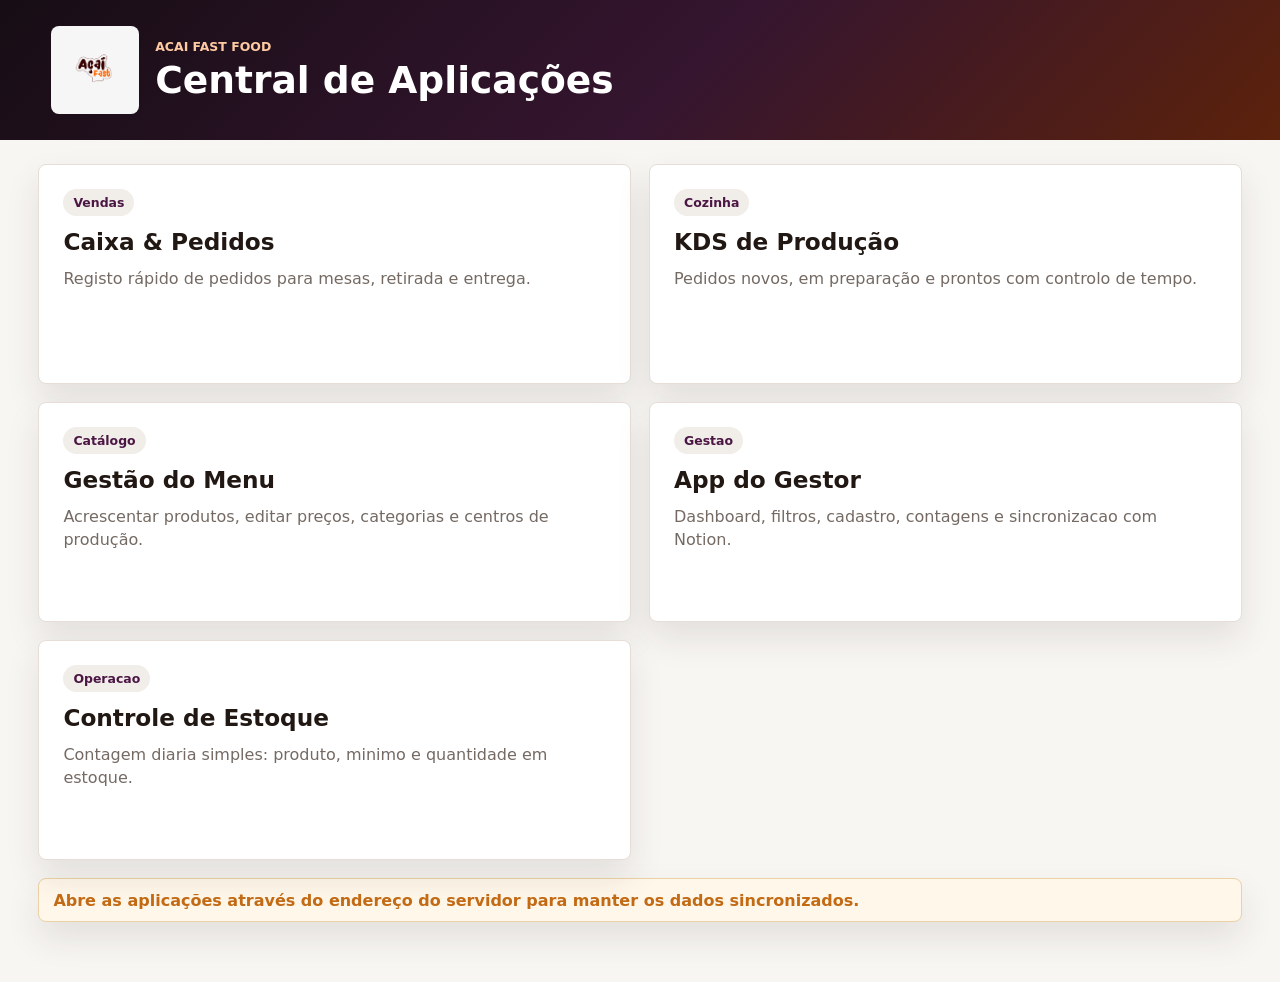
<file: index.html>
<!doctype html>
<html lang="pt-PT">
  <head>
    <meta charset="UTF-8" />
    <meta name="viewport" content="width=device-width, initial-scale=1.0" />
    <title>Acai Fast Food | Apps</title>
    <meta name="theme-color" content="#1f2e25" />
    <link rel="icon" href="icon.svg" type="image/svg+xml" />
    <link rel="stylesheet" href="styles.css" />
  </head>
  <body>
    <header class="app-header">
      <div class="brand-lockup">
        <img class="app-logo" src="logo-acai.png" alt="Acai Fast Food" />
        <div>
          <p class="eyebrow">Acai Fast Food</p>
          <h1>Central de Aplicações</h1>
        </div>
      </div>
    </header>

    <main class="app-shell portal-shell">
      <section class="portal-grid">
        <a class="portal-card" href="pedidos.html">
          <span class="portal-label">Vendas</span>
          <strong>Caixa & Pedidos</strong>
          <span>Registo rápido de pedidos para mesas, retirada e entrega.</span>
        </a>

        <a class="portal-card" href="kds.html">
          <span class="portal-label">Cozinha</span>
          <strong>KDS de Produção</strong>
          <span>Pedidos novos, em preparação e prontos com controlo de tempo.</span>
        </a>

        <a class="portal-card" href="menu-admin.html">
          <span class="portal-label">Catálogo</span>
          <strong>Gestão do Menu</strong>
          <span>Acrescentar produtos, editar preços, categorias e centros de produção.</span>
        </a>

        <a class="portal-card" href="gestor.html">
          <span class="portal-label">Gestao</span>
          <strong>App do Gestor</strong>
          <span>Dashboard, filtros, cadastro, contagens e sincronizacao com Notion.</span>
        </a>

        <a class="portal-card" href="funcionario.html">
          <span class="portal-label">Operacao</span>
          <strong>Controle de Estoque</strong>
          <span>Contagem diaria simples: produto, minimo e quantidade em estoque.</span>
        </a>
      </section>

      <div class="sync-banner warning">
        <span>Abre as aplicações através do endereço do servidor para manter os dados sincronizados.</span>
      </div>
    </main>
  </body>
</html>
</file>
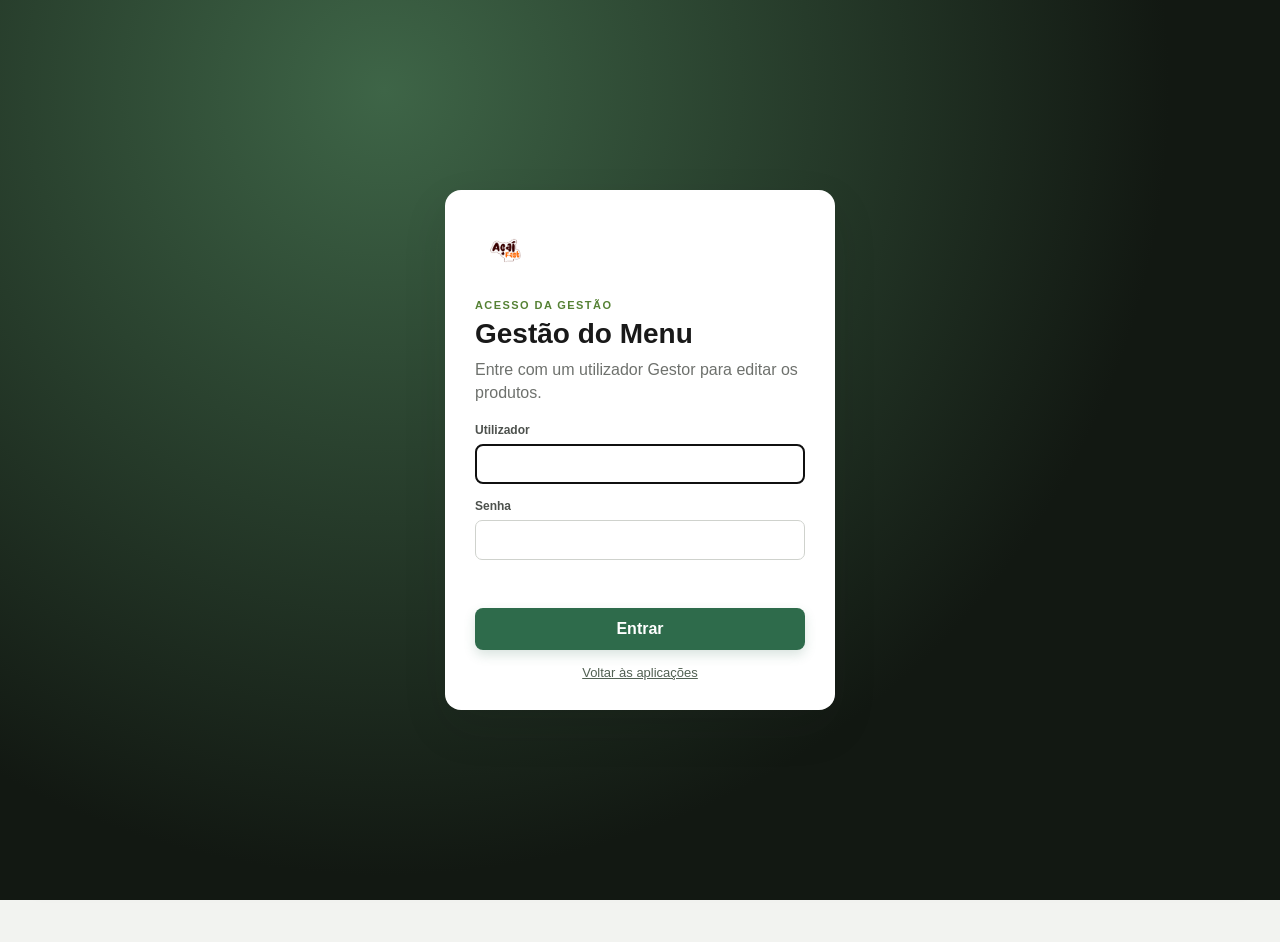
<file: menu-admin.html>
<!doctype html>
<html lang="pt-PT">
  <head>
    <meta charset="UTF-8" />
    <meta name="viewport" content="width=device-width, initial-scale=1.0" />
    <title>Gestão do Menu | Açaí Fast Food</title>
    <meta name="theme-color" content="#171717" />
    <link rel="icon" href="icon.svg" type="image/svg+xml" />
    <link rel="stylesheet" href="menu-admin.css" />
  </head>
  <body>
    <header class="admin-topbar">
      <a class="admin-brand" href="index.html" aria-label="Voltar à central de aplicações">
        <img src="logo-acai.png" alt="" />
        <span><strong>Açaí Fast Food</strong><small>Gestão do menu</small></span>
      </a>
      <nav class="quick-links" aria-label="Aplicações">
        <a href="pedidos.html">Abrir Caixa</a>
        <a href="kds.html">Abrir KDS</a>
        <button id="logoutButton" type="button">Sair</button>
      </nav>
    </header>

    <main class="admin-shell">
      <section class="page-heading">
        <div><p class="eyebrow">Catálogo de vendas</p><h1>Produtos</h1><p>Edite preços, categorias e disponibilidade do menu do Caixa.</p></div>
        <button class="primary-button" id="newProductButton" type="button"><span>＋</span> Novo produto</button>
      </section>

      <nav class="section-tabs" aria-label="Secções do menu">
        <button class="active" data-view="products" type="button">Produtos <span id="productCount">0</span></button>
        <button data-view="categories" type="button">Categorias <span id="categoryCount">0</span></button>
        <button data-view="settings" type="button">Configurações</button>
      </nav>

      <section class="summary-grid" id="summaryGrid" aria-label="Resumo do menu">
        <article><span>Total de produtos</span><strong id="totalProducts">0</strong></article>
        <article><span>À venda</span><strong id="activeProducts">0</strong></article>
        <article><span>Ocultos no Caixa</span><strong id="inactiveProducts">0</strong></article>
        <article><span>Preço médio</span><strong id="averagePrice">0,00 €</strong></article>
      </section>

      <section class="catalog-card" id="productsView">
        <div class="toolbar">
          <label class="search-field"><span>⌕</span><input id="productSearch" type="search" placeholder="Pesquisar produto, código ou descrição" /></label>
          <select id="categoryFilter" aria-label="Filtrar por categoria"><option value="">Todas as categorias</option></select>
          <select id="centerFilter" aria-label="Filtrar por centro de produção"><option value="">Todos os centros</option><option>Balcão</option><option>Cozinha</option><option>Açaí</option></select>
          <select id="statusFilter" aria-label="Filtrar por estado"><option value="">Todos os estados</option><option value="active">À venda</option><option value="inactive">Ocultos</option></select>
          <button class="secondary-button" id="exportButton" type="button">Exportar CSV</button>
        </div>

        <div class="table-wrap">
          <table>
            <thead><tr><th>Produto</th><th>Código</th><th>Categoria</th><th>Centro</th><th>À venda</th><th>Preço</th><th><span class="sr-only">Ações</span></th></tr></thead>
            <tbody id="productTableBody"></tbody>
          </table>
          <div class="empty-state" id="emptyState" hidden><strong>Nenhum produto encontrado</strong><span>Altere os filtros ou acrescente um novo produto.</span></div>
        </div>
        <footer class="table-footer"><span id="resultCount">0 produtos</span><span>As alterações ficam disponíveis no Caixa após guardar.</span></footer>
      </section>

      <section class="catalog-card categories-view" id="categoriesView" hidden>
        <div class="category-heading"><div><h2>Categorias do menu</h2><p>Resumo automático dos produtos cadastrados.</p></div><button class="primary-button" id="newCategoryProductButton" type="button">＋ Produto numa categoria</button></div>
        <div class="category-list" id="categoryList"></div>
      </section>

      <section class="settings-view" id="settingsView" hidden>
        <form id="storeSettingsForm">
          <article class="settings-card">
            <header><div><p class="eyebrow">Identificação</p><h2>Loja e contacto</h2></div><span class="config-badge">Portugal · EUR</span></header>
            <div class="settings-grid">
              <label><span>Nome da loja</span><input id="storeName" required maxlength="100" /></label>
              <label><span>NIF</span><input id="storeTaxNumber" maxlength="30" /></label>
              <label><span>Telefone</span><input id="storePhone" type="tel" maxlength="40" /></label>
              <label><span>Email</span><input id="storeEmail" type="email" maxlength="120" /></label>
              <label class="span-2"><span>Rua</span><input id="storeStreet" maxlength="160" /></label>
              <label><span>Número</span><input id="storeNumber" maxlength="20" /></label>
              <label><span>Código postal</span><input id="storePostalCode" maxlength="20" /></label>
              <label class="span-2"><span>Complemento</span><input id="storeComplement" maxlength="160" /></label>
              <label><span>Localidade</span><input id="storeLocality" maxlength="80" /></label>
              <label><span>Município</span><input id="storeMunicipality" maxlength="80" /></label>
            </div>
          </article>

          <article class="settings-card">
            <header><div><p class="eyebrow">Operação</p><h2>Atendimento e entrega</h2></div><span class="config-badge">Europe/Lisbon</span></header>
            <div class="toggle-grid">
              <label><input id="servesTables" type="checkbox" /><span><strong>Atendimento em mesas</strong><small>Disponibiliza as 50 mesas no Caixa.</small></span></label>
              <label><input id="pickupEnabled" type="checkbox" /><span><strong>Retirada no local</strong><small>Permite pedidos para levantamento.</small></span></label>
              <label><input id="deliveryEnabled" type="checkbox" /><span><strong>Entrega</strong><small>Ativa os campos de morada e telefone.</small></span></label>
              <label><input id="schedulingEnabled" type="checkbox" /><span><strong>Agendamentos</strong><small>Permite agendar dentro do horário.</small></span></label>
            </div>
            <div class="settings-grid compact-grid">
              <label><span>Pedido mínimo</span><div class="money-input"><input id="minimumOrder" type="number" min="0" step="0.01" /><b>€</b></div></label>
              <label><span>Raio de entrega</span><div class="money-input"><input id="deliveryRadiusKm" type="number" min="0" step="0.1" /><b>km</b></div></label>
              <label><span>Taxa de entrega</span><div class="money-input"><input id="deliveryFee" type="number" min="0" step="0.01" /><b>€</b></div></label>
              <label><span>Espera prevista</span><div class="range-input"><input id="minimumWaitMinutes" type="number" min="0" /><i>a</i><input id="maximumWaitMinutes" type="number" min="0" /><b>min</b></div></label>
              <label><span>Dias para agendar</span><input id="schedulingDaysAhead" type="number" min="1" max="45" /></label>
              <label><span>Intervalo de agendamento</span><div class="money-input"><input id="schedulingIntervalMinutes" type="number" min="5" step="5" /><b>min</b></div></label>
            </div>
          </article>

          <article class="settings-card">
            <header><div><p class="eyebrow">Funcionamento</p><h2>Horários semanais</h2></div></header>
            <div class="hours-list" id="hoursList"></div>
          </article>

          <article class="settings-card">
            <header><div><p class="eyebrow">Caixa</p><h2>Pagamentos e experiência</h2></div></header>
            <div class="payment-options">
              <label><input data-payment-method="cash" type="checkbox" /><span>DINHEIRO</span></label>
              <label><input data-payment-method="multibanco" type="checkbox" /><span>MULTIBANCO</span></label>
              <label><input data-payment-method="mbway" type="checkbox" /><span>MB WAY</span></label>
              <label><input data-payment-method="account" type="checkbox" /><span>CONTA</span></label>
            </div>
            <div class="toggle-grid">
              <label><input id="productObservationsEnabled" type="checkbox" /><span><strong>Observações nos produtos</strong><small>Permite comentários personalizados.</small></span></label>
              <label><input id="whatsappOrderCopyEnabled" type="checkbox" /><span><strong>Cópia por WhatsApp</strong><small>Guarda a preferência para futura integração.</small></span></label>
            </div>
          </article>

          <article class="settings-card">
            <header><div><p class="eyebrow">Impressão</p><h2>Impressora do Caixa</h2></div><span class="config-badge">QZ Tray</span></header>
            <div class="settings-grid compact-grid">
              <label class="span-2"><span>Impressora</span><input id="printerName" maxlength="120" /></label>
              <label><span>Alias</span><input id="printerAlias" maxlength="60" /></label>
              <label><span>Colunas</span><input id="printerColumns" type="number" min="24" max="80" /></label>
              <label><span>Cópias</span><input id="printerCopies" type="number" min="1" max="5" /></label>
              <label><span>Cor principal</span><input id="primaryColor" type="color" /></label>
              <label><span>Cor secundária</span><input id="secondaryColor" type="color" /></label>
            </div>
            <div class="toggle-grid">
              <label><input id="autoPrint" type="checkbox" /><span><strong>Impressão automática</strong><small>Abre a impressão ao concluir o pagamento.</small></span></label>
              <label><input id="printDeliveryData" type="checkbox" /><span><strong>Dados de entrega</strong><small>Inclui morada e telefone no ticket.</small></span></label>
            </div>
          </article>

          <footer class="settings-actions"><p class="form-message" id="settingsMessage" aria-live="polite"></p><button class="primary-button" id="saveSettingsButton" type="submit">Guardar configurações</button></footer>
        </form>
      </section>
    </main>

    <dialog id="productDialog" class="product-dialog">
      <form id="productForm" method="dialog">
        <header><div><p class="eyebrow" id="dialogEyebrow">Novo produto</p><h2 id="dialogTitle">Acrescentar ao menu</h2></div><button class="icon-button" id="closeDialogButton" type="button" aria-label="Fechar">×</button></header>
        <div class="form-grid">
          <label class="wide"><span>Nome do produto *</span><input id="productName" name="name" required maxlength="100" placeholder="Ex.: Pastel de frango" /></label>
          <label><span>Preço de venda *</span><div class="money-input"><input id="productPrice" name="price" required min="0" step="0.01" type="number" inputmode="decimal" /><b>€</b></div></label>
          <label><span>Código</span><input id="productCode" name="code" maxlength="30" placeholder="Ex.: 1042" /></label>
          <label><span>Categoria *</span><input id="productCategory" name="category" list="categoryOptions" required maxlength="60" placeholder="Escolher ou escrever" /><datalist id="categoryOptions"></datalist></label>
          <label><span>Centro de produção *</span><select id="productCenter" name="productionCenter" required><option>Balcão</option><option>Cozinha</option><option>Açaí</option></select></label>
          <label><span>Ícone</span><input id="productIcon" name="icon" maxlength="8" placeholder="🥣" /></label>
          <label class="wide"><span>Descrição / variação</span><textarea id="productVariant" name="variant" maxlength="240" rows="3" placeholder="Tamanho, ingredientes incluídos ou informação útil para o Caixa"></textarea></label>
          <label class="wide"><span>Ficha técnica</span><div class="recipe-builder"><select id="stockIngredientSelect"><option value="">Selecionar ingrediente do stock</option></select><input id="stockIngredientQuantity" type="number" min="0.001" step="0.001" value="1" aria-label="Quantidade por produto" /><button id="addRecipeIngredient" type="button">Adicionar</button></div><textarea id="productRecipe" name="recipe" rows="4" placeholder="Um ingrediente por linha: Nome no stock | quantidade"></textarea><small>Selecione o ingrediente e indique a quantidade utilizada por unidade vendida.</small></label>
          <label class="toggle-row wide"><input id="productActive" name="active" type="checkbox" checked /><span><strong>Produto à venda</strong><small>Quando desligado, fica guardado mas não aparece no Caixa.</small></span></label>
        </div>
        <p class="form-message" id="formMessage" aria-live="polite"></p>
        <footer><button class="danger-button" id="deleteProductButton" type="button" hidden>Eliminar produto</button><span></span><button class="secondary-button" id="cancelDialogButton" type="button">Cancelar</button><button class="primary-button" id="saveProductButton" type="submit">Guardar produto</button></footer>
      </form>
    </dialog>

    <section class="auth-overlay" id="authOverlay" hidden>
      <form class="login-card" id="loginForm">
        <img src="logo-acai.png" alt="Açaí Fast Food" />
        <p class="eyebrow">Acesso da gestão</p><h2>Gestão do Menu</h2><p>Entre com um utilizador Gestor para editar os produtos.</p>
        <label><span>Utilizador</span><input id="loginUsername" autocomplete="username" required /></label>
        <label><span>Senha</span><input id="loginPassword" type="password" autocomplete="current-password" required /></label>
        <p class="form-message" id="loginMessage"></p>
        <button class="primary-button" type="submit">Entrar</button>
        <a href="index.html">Voltar às aplicações</a>
      </form>
    </section>

    <div class="toast" id="toast" hidden></div>
    <script src="menu-data.js"></script>
    <script src="menu-admin.js"></script>
  </body>
</html>
</file>
<file: styles.css>
:root {
  color-scheme: light;
  --bg: #f8f6f3;
  --surface: #ffffff;
  --surface-2: #f1ede8;
  --ink: #211814;
  --muted: #746a63;
  --line: #e5ddd6;
  --brand: #4b1644;
  --brand-dark: #25111f;
  --brand-orange: #ff6a00;
  --brand-green: #247a4a;
  --brand-blue: #286cae;
  --warn: #c26a14;
  --danger: #c63d34;
  --ok: #247a4a;
  --shadow: 0 16px 34px rgba(39, 25, 16, 0.1);
  --shadow-soft: 0 10px 22px rgba(39, 25, 16, 0.08);
  font-family: Inter, ui-sans-serif, system-ui, -apple-system, BlinkMacSystemFont, "Segoe UI", sans-serif;
}

* {
  box-sizing: border-box;
}

[hidden] {
  display: none !important;
}

body {
  margin: 0;
  min-height: 100vh;
  background: var(--bg);
  color: var(--ink);
}

.ui-icon {
  width: 1.25em;
  height: 1.25em;
  fill: none;
  stroke: currentColor;
  stroke-linecap: round;
  stroke-linejoin: round;
  stroke-width: 2;
}

button,
input,
select,
textarea {
  font: inherit;
}

.app-header {
  display: flex;
  align-items: center;
  justify-content: space-between;
  gap: 24px;
  padding: 26px clamp(18px, 4vw, 54px);
  background: linear-gradient(135deg, #160d14 0%, #35152f 54%, #5c220b 100%);
  color: #fff;
}

.app-header-modern {
  position: relative;
  overflow: hidden;
}

.brand-lockup {
  display: flex;
  align-items: center;
  gap: 16px;
  min-width: 0;
}

.app-logo {
  width: clamp(58px, 9vw, 88px);
  height: clamp(58px, 9vw, 88px);
  object-fit: contain;
  flex: 0 0 auto;
  border-radius: 8px;
  background: rgba(255, 255, 255, 0.96);
  padding: 6px;
}

.eyebrow {
  margin: 0 0 4px;
  color: #ffcaa2;
  font-size: 0.78rem;
  font-weight: 700;
  letter-spacing: 0;
  text-transform: uppercase;
}

h1,
h2,
h3,
p {
  margin-top: 0;
}

h1 {
  margin-bottom: 0;
  font-size: clamp(1.45rem, 3vw, 2.35rem);
  letter-spacing: 0;
}

h2 {
  margin-bottom: 0;
  font-size: 1.05rem;
}

.header-actions,
.row-actions,
.dialog-actions {
  display: flex;
  align-items: center;
  gap: 10px;
  flex-wrap: wrap;
}

.app-header-tools {
  column-gap: 14px;
  justify-content: flex-end;
}

.app-date-picker {
  flex: 0 0 168px;
  width: 168px;
  margin-right: 4px;
  color: #ffd8bb;
  font-size: 0.76rem;
}

.app-date-picker input {
  min-height: 38px;
  border-color: rgba(255, 255, 255, 0.22);
  background: rgba(255, 255, 255, 0.12);
  color: #fff;
  padding: 8px 32px 8px 9px;
}

.app-date-picker input::-webkit-calendar-picker-indicator {
  width: 16px;
  height: 16px;
  margin-left: 2px;
  opacity: 0.88;
  filter: invert(1);
}

.notification-button {
  display: inline-flex;
  width: 44px;
  height: 44px;
  align-items: center;
  justify-content: center;
  border: 1px solid rgba(255, 255, 255, 0.22);
  border-radius: 8px;
  background: rgba(255, 255, 255, 0.12);
  color: #fff;
}

.app-shell {
  width: min(1440px, 100%);
  margin: 0 auto;
  padding: 24px clamp(14px, 3vw, 42px) 42px;
}

.manager-layout {
  display: grid;
  grid-template-columns: 230px minmax(0, 1fr);
  gap: 18px;
  align-items: start;
}

.manager-sidebar {
  position: sticky;
  top: 16px;
  display: grid;
  gap: 8px;
  border: 1px solid var(--line);
  border-radius: 8px;
  background: var(--surface);
  padding: 10px;
  box-shadow: var(--shadow);
}

.bottom-navigation {
  position: fixed;
  right: 12px;
  bottom: 12px;
  left: 12px;
  z-index: 20;
  display: none;
  grid-template-columns: repeat(5, minmax(0, 1fr));
  gap: 4px;
  border: 1px solid rgba(75, 22, 68, 0.16);
  border-radius: 8px;
  background: rgba(255, 255, 255, 0.96);
  padding: 7px;
  box-shadow: 0 18px 38px rgba(29, 19, 14, 0.22);
}

.bottom-nav-item {
  display: grid;
  min-height: 58px;
  justify-items: center;
  align-content: center;
  gap: 4px;
  border: 0;
  border-radius: 8px;
  background: transparent;
  color: var(--muted);
  cursor: pointer;
  font-size: 0.72rem;
  font-weight: 900;
}

.bottom-nav-item .ui-icon {
  width: 22px;
  height: 22px;
}

.bottom-nav-item.active {
  background: #f2e7f4;
  color: var(--brand);
}

.bottom-nav-item.active .ui-icon {
  fill: currentColor;
  stroke-width: 1.8;
}

.sidebar-button {
  width: 100%;
  min-height: 42px;
  border: 0;
  border-radius: 7px;
  background: transparent;
  color: var(--muted);
  cursor: pointer;
  font-weight: 900;
  padding: 10px 12px;
  text-align: left;
}

.sidebar-button:hover,
.sidebar-button.active {
  background: var(--brand);
  color: #fff;
}

.manager-content {
  min-width: 0;
}

.sidebar-brand {
  display: none;
}

.dashboard-toolbar {
  display: grid;
  grid-template-columns: minmax(150px, 0.8fr) minmax(150px, 0.8fr) minmax(220px, 1fr) auto;
  gap: 12px;
  align-items: stretch;
  border: 1px solid var(--line);
  border-radius: 8px;
  background: var(--surface);
  padding: 12px;
  box-shadow: var(--shadow-soft);
}

.dashboard-filter-field {
  display: grid;
  min-height: 56px;
  align-content: center;
  gap: 4px;
  border: 1px solid #ece5df;
  border-radius: 8px;
  background: #fbfaf8;
  padding: 10px 12px;
}

.dashboard-filter-field span {
  color: var(--muted);
  font-size: 0.74rem;
  font-weight: 900;
  text-transform: uppercase;
}

.dashboard-filter-field strong {
  overflow: hidden;
  color: var(--ink);
  font-size: 0.92rem;
  text-overflow: ellipsis;
  white-space: nowrap;
}

.dashboard-toolbar-actions {
  display: flex;
  align-items: center;
  justify-content: flex-end;
  gap: 10px;
}

@media (min-width: 681px) {
  .manager-app {
    --bg: #f4f5f7;
    background: var(--bg);
  }

  .manager-app .app-header {
    position: sticky;
    top: 0;
    z-index: 18;
    min-height: 72px;
    border-bottom: 1px solid #e8eaef;
    background: rgba(255, 255, 255, 0.96);
    color: var(--ink);
    padding: 10px 22px;
    box-shadow: 0 8px 20px rgba(38, 31, 28, 0.05);
  }

  .manager-app .app-header .app-logo {
    display: none;
  }

  .manager-app .app-header .eyebrow {
    color: var(--brand-orange);
    font-size: 0.7rem;
  }

  .manager-app .app-header h1 {
    color: var(--ink);
    font-size: 1.05rem;
    font-weight: 950;
  }

  .manager-app .app-date-picker {
    color: var(--muted);
  }

  .manager-app .app-date-picker input,
  .manager-app .app-header .button.ghost,
  .manager-app .app-header .file-button {
    border-color: #e3e5ea;
    background: #f8f9fb;
    color: var(--ink);
  }

  .manager-app .app-date-picker input::-webkit-calendar-picker-indicator {
    filter: none;
  }

  .manager-app .app-shell {
    width: 100%;
    max-width: none;
    padding: 16px 18px 36px;
  }

  .manager-app .sync-banner {
    max-width: none;
    margin-bottom: 14px;
    box-shadow: none;
  }

  .manager-app .manager-layout {
    grid-template-columns: 238px minmax(0, 1fr);
    gap: 16px;
  }

  .manager-app .manager-sidebar {
    top: 88px;
    min-height: calc(100vh - 112px);
    align-content: start;
    gap: 4px;
    border-color: #e7e9ee;
    background: #fbfbfd;
    box-shadow: 0 12px 30px rgba(29, 24, 21, 0.06);
    padding: 12px;
  }

  .manager-app .sidebar-brand {
    display: grid;
    grid-template-columns: 44px minmax(0, 1fr);
    gap: 10px;
    align-items: center;
    border-bottom: 1px solid #eaecf0;
    margin-bottom: 8px;
    padding: 2px 4px 14px;
  }

  .manager-app .sidebar-brand img {
    width: 44px;
    height: 44px;
    border: 1px solid #ece5df;
    border-radius: 8px;
    background: #fff;
    object-fit: contain;
    padding: 5px;
  }

  .manager-app .sidebar-brand strong,
  .manager-app .sidebar-brand span {
    display: block;
    overflow: hidden;
    text-overflow: ellipsis;
    white-space: nowrap;
  }

  .manager-app .sidebar-brand strong {
    font-size: 0.9rem;
    font-weight: 950;
  }

  .manager-app .sidebar-brand span {
    color: var(--muted);
    font-size: 0.76rem;
    font-weight: 850;
  }

  .manager-app .sidebar-button {
    position: relative;
    min-height: 36px;
    border-radius: 6px;
    color: #67666b;
    font-size: 0.82rem;
    padding: 8px 10px 8px 28px;
  }

  .manager-app .sidebar-button::before {
    content: "";
    position: absolute;
    left: 11px;
    top: 50%;
    width: 6px;
    height: 6px;
    border-radius: 999px;
    background: #f07a22;
    transform: translateY(-50%);
    opacity: 0.68;
  }

  .manager-app .sidebar-button:hover,
  .manager-app .sidebar-button.active {
    background: #fff1e7;
    color: #c95b13;
  }

  .manager-app .sidebar-button.active {
    box-shadow: inset 3px 0 0 #f07a22;
  }

  .manager-app .dashboard-view {
    gap: 14px;
  }

  .manager-app .dashboard-hero {
    border: 0;
    border-radius: 0;
    background: transparent;
    box-shadow: none;
    padding: 0 2px 2px;
  }

  .manager-app .dashboard-hero .eyebrow {
    color: var(--brand-orange);
    font-size: 0.72rem;
  }

  .manager-app .dashboard-hero h2 {
    color: #df6217;
    font-size: 1.02rem;
  }

  .manager-app .dashboard-hero .panel-subtitle {
    font-size: 0.82rem;
  }

  .manager-app .dashboard-toolbar,
  .manager-app .dashboard-card,
  .manager-app .stat-card,
  .manager-app .panel {
    border-color: #e7e9ee;
    box-shadow: 0 10px 24px rgba(34, 27, 22, 0.05);
  }

  .manager-app .stat-grid {
    grid-template-columns: repeat(4, minmax(0, 1fr));
  }

  .manager-app .stat-card {
    min-height: 116px;
    padding: 14px;
  }

  .manager-app .stat-card-icon {
    width: 36px;
    height: 36px;
  }

  .manager-app .stat-card-icon .ui-icon {
    width: 22px;
    height: 22px;
  }

  .manager-app .stat-card-value {
    font-size: 1.75rem;
  }

  .manager-app .dashboard-grid {
    grid-template-columns: repeat(2, minmax(0, 1fr));
  }

  .manager-app .dashboard-card {
    min-height: 236px;
    padding: 16px;
  }

  .manager-app .dashboard-quick-card {
    min-height: auto;
  }

  .manager-app .dashboard-card-full {
    grid-column: 1 / -1;
  }

  .manager-app .section-heading h2 {
    position: relative;
    padding-left: 24px;
    color: #8c8b90;
    font-size: 0.92rem;
    font-weight: 900;
  }

  .manager-app .section-heading h2::before {
    content: "";
    position: absolute;
    left: 0;
    top: 0.35em;
    width: 12px;
    height: 12px;
    border-left: 2px solid var(--brand-orange);
    border-bottom: 2px solid var(--brand-orange);
    background: linear-gradient(to top, var(--brand-orange) 0 55%, transparent 55%);
  }

  .manager-app .section-heading .panel-subtitle {
    margin-top: 4px;
    font-size: 0.78rem;
  }

  .manager-app .quick-action {
    min-height: 82px;
    border-color: #eceef2;
    background: #fbfcfd;
  }

  .manager-app .quick-action span {
    width: 34px;
    height: 34px;
  }
}

.view-heading {
  display: flex;
  align-items: center;
  justify-content: space-between;
  gap: 12px;
  margin-bottom: 16px;
  border: 1px solid var(--line);
  border-radius: 8px;
  background: var(--surface);
  padding: 18px;
  box-shadow: var(--shadow);
}

.portal-shell {
  min-height: calc(100vh - 118px);
}

.portal-grid {
  display: grid;
  grid-template-columns: repeat(2, minmax(0, 1fr));
  gap: 18px;
  margin-bottom: 18px;
}

.portal-card {
  display: grid;
  min-height: 220px;
  align-content: start;
  gap: 12px;
  border: 1px solid var(--line);
  border-radius: 8px;
  background: var(--surface);
  color: var(--ink);
  padding: 24px;
  text-decoration: none;
  box-shadow: var(--shadow);
}

.portal-card:hover {
  border-color: #bdd9c8;
  transform: translateY(-1px);
}

.portal-card strong {
  font-size: 1.45rem;
}

.portal-card span:last-child {
  color: var(--muted);
  line-height: 1.45;
}

.portal-label {
  width: max-content;
  border-radius: 999px;
  background: var(--surface-2);
  color: var(--brand);
  padding: 6px 10px;
  font-size: 0.78rem;
  font-weight: 900;
}

.mode-switch {
  display: inline-flex;
  gap: 4px;
  margin-bottom: 18px;
  border: 1px solid var(--line);
  border-radius: 8px;
  background: var(--surface);
  padding: 4px;
  box-shadow: var(--shadow);
}

.mode-button {
  min-height: 38px;
  border: 0;
  border-radius: 6px;
  background: transparent;
  color: var(--muted);
  cursor: pointer;
  font-weight: 800;
  padding: 8px 14px;
}

.mode-button.active {
  background: var(--brand);
  color: #fff;
}

.summary-grid {
  display: grid;
  grid-template-columns: repeat(4, minmax(0, 1fr));
  gap: 14px;
}

.dashboard-view {
  display: grid;
  gap: 16px;
}

.dashboard-hero,
.dashboard-card {
  border: 1px solid var(--line);
  border-radius: 8px;
  background: var(--surface);
  box-shadow: var(--shadow);
}

.dashboard-hero {
  display: flex;
  align-items: center;
  justify-content: space-between;
  gap: 14px;
  padding: 18px;
}

.dashboard-hero h2 {
  font-size: clamp(1.35rem, 2vw, 1.75rem);
}

.stat-grid {
  display: grid;
  grid-template-columns: repeat(4, minmax(0, 1fr));
  gap: 12px;
}

.stat-card {
  position: relative;
  display: grid;
  min-height: 148px;
  gap: 5px;
  align-content: start;
  border: 1px solid var(--line);
  border-radius: 8px;
  background: var(--surface);
  color: var(--ink);
  cursor: pointer;
  padding: 16px;
  text-align: left;
  box-shadow: var(--shadow-soft);
}

.stat-card-icon {
  display: inline-flex;
  width: 46px;
  height: 46px;
  align-items: center;
  justify-content: center;
  border-radius: 8px;
  margin-bottom: 4px;
}

.stat-card-icon .ui-icon {
  width: 27px;
  height: 27px;
}

.stat-card-value {
  font-size: clamp(1.8rem, 4vw, 2.25rem);
  font-weight: 950;
  line-height: 1;
}

.stat-card-label {
  font-size: 0.92rem;
  font-weight: 950;
}

.stat-card-description {
  color: var(--muted);
  font-size: 0.78rem;
  font-weight: 800;
}

.stat-card-arrow {
  position: absolute;
  top: 16px;
  right: 14px;
  color: currentColor;
  opacity: 0.55;
}

.tone-purple {
  --tone: var(--brand);
  --tone-bg: #f4edf6;
}

.tone-orange {
  --tone: var(--brand-orange);
  --tone-bg: #fff1e5;
}

.tone-green {
  --tone: var(--brand-green);
  --tone-bg: #eaf6ef;
}

.tone-blue {
  --tone: var(--brand-blue);
  --tone-bg: #eaf2fb;
}

.tone-red {
  --tone: var(--danger);
  --tone-bg: #fff0ef;
}

.stat-card[class*="tone-"],
.quick-action[class*="tone-"],
.notion-master-panel[class*="tone-"],
.notion-division-card[class*="tone-"] {
  border-color: color-mix(in srgb, var(--tone) 25%, var(--line));
}

.stat-card[class*="tone-"] .stat-card-icon,
.quick-action[class*="tone-"] span,
.notion-master-panel[class*="tone-"] .notion-master-panel-head span,
.notion-division-card[class*="tone-"] .notion-division-icon {
  background: var(--tone-bg);
  color: var(--tone);
}

.stat-card[class*="tone-"] .stat-card-value {
  color: var(--tone);
}

.dashboard-grid {
  display: grid;
  grid-template-columns: minmax(0, 1.2fr) minmax(280px, 0.8fr);
  gap: 14px;
}

.dashboard-card {
  padding: 16px;
}

.dashboard-card-wide {
  grid-column: span 1;
}

.dashboard-card-full {
  grid-column: 1 / -1;
}

.manager-executive-dashboard {
  display: grid;
  gap: 14px;
}

.manager-executive-grid {
  display: grid;
  grid-template-columns: repeat(2, minmax(0, 1fr));
  gap: 14px;
}

.manager-executive-block {
  display: grid;
  gap: 12px;
  min-width: 0;
  border: 1px solid var(--line);
  border-radius: 8px;
  background: #fff;
  padding: 14px;
}

.manager-executive-block[class*="tone-"] {
  border-color: color-mix(in srgb, var(--tone) 28%, var(--line));
}

.manager-executive-block-head {
  display: flex;
  align-items: flex-start;
  justify-content: space-between;
  gap: 12px;
}

.manager-executive-block-head span {
  display: inline-flex;
  border-radius: 999px;
  background: var(--tone-bg);
  color: var(--tone);
  font-size: 0.72rem;
  font-weight: 950;
  letter-spacing: 0;
  padding: 5px 9px;
  text-transform: uppercase;
}

.manager-executive-block-head strong {
  display: block;
  margin-top: 8px;
  font-size: 1.15rem;
}

.manager-executive-block-head p,
.manager-executive-note {
  color: var(--muted);
  margin: 5px 0 0;
}

.manager-executive-table-wrap {
  overflow-x: auto;
}

.manager-executive-table {
  width: 100%;
  min-width: 520px;
  border-collapse: collapse;
  font-size: 0.9rem;
}

.manager-executive-table th,
.manager-executive-table td {
  border-top: 1px solid var(--line);
  padding: 9px 8px;
  text-align: left;
  vertical-align: top;
}

.manager-executive-table th {
  color: var(--muted);
  font-size: 0.72rem;
  font-weight: 950;
  text-transform: uppercase;
}

.manager-executive-table td:first-child {
  color: var(--ink);
  font-weight: 850;
}

.manager-supplier-groups {
  display: grid;
  gap: 10px;
}

.manager-supplier-group {
  display: grid;
  gap: 8px;
  border-top: 1px solid var(--line);
  padding-top: 10px;
}

.manager-supplier-group:first-child {
  border-top: 0;
  padding-top: 0;
}

.manager-supplier-group > div {
  display: flex;
  align-items: center;
  justify-content: space-between;
  gap: 10px;
}

.manager-supplier-group span {
  color: var(--muted);
  font-size: 0.82rem;
  font-weight: 850;
}

.manager-supplier-group ul {
  display: grid;
  gap: 6px;
  margin: 0;
  padding: 0;
  list-style: none;
}

.manager-supplier-group li {
  display: flex;
  justify-content: space-between;
  gap: 10px;
  color: var(--muted);
  font-size: 0.88rem;
}

.manager-supplier-group b {
  color: var(--ink);
  white-space: nowrap;
}

.section-heading {
  display: flex;
  align-items: center;
  justify-content: space-between;
  gap: 12px;
  margin-bottom: 14px;
}

.text-action {
  min-height: 38px;
  border: 0;
  border-radius: 7px;
  background: #f5eee9;
  color: var(--brand);
  cursor: pointer;
  font-weight: 950;
  padding: 8px 12px;
}

.critical-list {
  display: grid;
  gap: 10px;
}

.critical-row {
  display: grid;
  grid-template-columns: 46px minmax(0, 1fr) auto;
  gap: 12px;
  align-items: center;
  border: 1px solid #f0d1cc;
  border-radius: 8px;
  background: #fff9f8;
  padding: 11px;
}

.critical-thumb {
  display: inline-flex;
  width: 42px;
  height: 42px;
  align-items: center;
  justify-content: center;
  border-radius: 8px;
  background: #ffeceb;
  color: var(--danger);
  font-weight: 950;
}

.critical-main {
  min-width: 0;
}

.critical-main strong,
.critical-numbers strong {
  display: block;
}

.critical-main strong {
  overflow: hidden;
  text-overflow: ellipsis;
  white-space: nowrap;
}

.stock-progress {
  height: 8px;
  margin-top: 8px;
  overflow: hidden;
  border-radius: 999px;
  background: #f1d8d5;
}

.stock-progress span {
  display: block;
  height: 100%;
  border-radius: inherit;
  background: var(--danger);
}

.critical-numbers {
  text-align: right;
}

.critical-numbers span {
  color: var(--muted);
  font-size: 0.78rem;
  font-weight: 800;
}

.quick-actions-grid {
  display: grid;
  grid-template-columns: repeat(2, minmax(0, 1fr));
  gap: 10px;
}

.dashboard-quick-card .quick-actions-grid {
  grid-template-columns: repeat(auto-fit, minmax(142px, 1fr));
}

.quick-action {
  display: grid;
  min-height: 104px;
  gap: 8px;
  align-content: center;
  border: 1px solid var(--line);
  border-radius: 8px;
  background: var(--surface);
  color: var(--ink);
  cursor: pointer;
  padding: 14px;
  text-align: left;
}

.quick-action[data-action="adjust"],
button[data-action="adjust"] {
  display: none !important;
}

.quick-action span {
  display: inline-flex;
  width: 42px;
  height: 42px;
  align-items: center;
  justify-content: center;
  border-radius: 8px;
}

.quick-action strong {
  font-size: 0.92rem;
}

.count-batch-bar {
  position: sticky;
  bottom: 12px;
  z-index: 18;
  display: flex;
  align-items: center;
  justify-content: space-between;
  gap: 12px;
  border: 1px solid rgba(91, 14, 79, 0.18);
  border-radius: 8px;
  background: rgba(255, 255, 255, 0.97);
  box-shadow: 0 18px 38px rgba(29, 19, 14, 0.18);
  margin-top: 14px;
  padding: 12px;
}

.count-batch-bar[hidden] {
  display: none;
}

.count-batch-bar strong,
.count-batch-bar span {
  display: block;
}

.count-batch-bar strong {
  color: var(--ink);
}

.count-batch-bar span {
  color: var(--muted);
  font-size: 0.85rem;
}

.count-batch-bar .button {
  flex: 0 0 auto;
}

.notion-overview {
  display: grid;
  grid-template-columns: repeat(2, minmax(0, 1fr));
  gap: 14px;
  margin-bottom: 16px;
}

.notion-overview article,
.notion-division-card {
  border: 1px solid var(--line);
  border-radius: 8px;
  background: var(--surface);
  padding: 16px;
}

.notion-overview span {
  color: var(--muted);
  font-size: 0.78rem;
  font-weight: 800;
  text-transform: uppercase;
}

.notion-overview strong {
  display: block;
  margin-top: 6px;
  font-size: 1.08rem;
}

.notion-overview p,
.notion-division-card p,
.notion-link-status {
  color: var(--muted);
  margin: 6px 0 0;
}

.notion-master-dashboard {
  margin-bottom: 16px;
}

.notion-master-card {
  display: grid;
  gap: 14px;
  border: 1px solid var(--line);
  border-radius: 8px;
  background: var(--surface);
  padding: 16px;
}

.notion-master-stats {
  display: grid;
  grid-template-columns: repeat(4, minmax(0, 1fr));
  gap: 10px;
}

.notion-master-stats article {
  border: 1px solid var(--line);
  border-radius: 8px;
  background: #fff;
  padding: 14px;
}

.notion-master-stats span,
.notion-master-panel-head span {
  color: var(--muted);
  font-size: 0.76rem;
  font-weight: 900;
  text-transform: uppercase;
}

.notion-master-stats strong {
  display: block;
  margin-top: 5px;
  font-size: 1.45rem;
}

.notion-master-stats p,
.notion-source-note,
.notion-mini-row span {
  color: var(--muted);
  margin: 5px 0 0;
}

.notion-master-grid {
  display: grid;
  grid-template-columns: repeat(3, minmax(0, 1fr));
  gap: 12px;
}

.notion-master-panel {
  display: grid;
  gap: 12px;
  border: 1px solid var(--line);
  border-radius: 8px;
  background: #fff;
  padding: 14px;
}

.notion-master-panel-head {
  display: flex;
  justify-content: space-between;
  gap: 10px;
  align-items: flex-start;
}

.notion-master-panel-head span {
  display: inline-flex;
  border-radius: 999px;
  padding: 5px 9px;
}

.notion-master-panel-head strong {
  display: block;
  margin-top: 8px;
}

.notion-mini-list {
  display: grid;
  gap: 8px;
}

.notion-mini-row {
  display: grid;
  grid-template-columns: minmax(0, 1fr) auto;
  gap: 10px;
  align-items: center;
  border-top: 1px solid var(--line);
  padding-top: 8px;
}

.notion-mini-row:first-child {
  border-top: 0;
  padding-top: 0;
}

.notion-mini-row strong,
.notion-mini-row span {
  display: block;
}

.notion-mini-row b {
  color: var(--ink);
  white-space: nowrap;
}

.notion-division-grid {
  display: grid;
  grid-template-columns: repeat(auto-fit, minmax(220px, 1fr));
  gap: 14px;
}

.notion-division-card {
  display: grid;
  gap: 12px;
}

.notion-division-icon {
  display: inline-flex;
  width: 44px;
  height: 44px;
  align-items: center;
  justify-content: center;
  border-radius: 8px;
}

.notion-division-actions {
  display: flex;
  flex-wrap: wrap;
  gap: 8px;
}

.notion-link-status {
  font-weight: 800;
}

.daily-summary-grid {
  display: grid;
  grid-template-columns: repeat(3, minmax(0, 1fr));
  gap: 10px;
}

.daily-summary-grid div {
  display: grid;
  min-height: 78px;
  align-content: center;
  gap: 4px;
  border-radius: 8px;
  background: #faf6f2;
  padding: 12px;
}

.daily-summary-grid span {
  color: var(--muted);
  font-size: 0.78rem;
  font-weight: 850;
}

.daily-summary-grid strong {
  font-size: 1rem;
}

.daily-summary-wide {
  grid-column: 1 / -1;
}

.upcoming-invoice-list {
  display: grid;
  gap: 10px;
}

.upcoming-invoice-row {
  display: grid;
  grid-template-columns: minmax(0, 1fr) minmax(112px, auto) minmax(120px, auto);
  gap: 12px;
  align-items: center;
  border: 1px solid var(--line);
  border-left: 5px solid var(--brand-blue);
  border-radius: 8px;
  background: #fbfcfa;
  padding: 12px;
}

.upcoming-invoice-row.is-today {
  border-color: #f07a22;
  border-left-color: var(--danger);
  background: #fff3eb;
  box-shadow: inset 0 0 0 2px rgba(198, 61, 52, 0.18);
}

.upcoming-invoice-row.is-overdue {
  border-left-color: var(--danger);
  background: #fff8f7;
}

.upcoming-invoice-row.is-soon {
  border-left-color: var(--warn);
  background: #fffaf1;
}

.upcoming-invoice-main,
.upcoming-invoice-amount,
.upcoming-invoice-due {
  min-width: 0;
}

.upcoming-invoice-main strong,
.upcoming-invoice-amount strong,
.upcoming-invoice-due strong,
.upcoming-invoice-main span,
.upcoming-invoice-amount span,
.upcoming-invoice-due span {
  display: block;
}

.upcoming-invoice-main strong {
  overflow: hidden;
  text-overflow: ellipsis;
  white-space: nowrap;
}

.upcoming-invoice-row span {
  color: var(--muted);
  font-size: 0.8rem;
  font-weight: 800;
}

.upcoming-invoice-row.is-today .upcoming-invoice-due strong,
.upcoming-invoice-row.is-today .upcoming-invoice-due span {
  color: var(--danger);
}

.mini-empty {
  border: 1px dashed var(--line);
  border-radius: 8px;
  color: var(--muted);
  padding: 16px;
  text-align: center;
  font-weight: 850;
}

.sync-banner {
  display: flex;
  align-items: center;
  min-height: 44px;
  margin-bottom: 18px;
  border: 1px solid var(--line);
  border-radius: 8px;
  background: var(--surface);
  color: var(--muted);
  padding: 10px 14px;
  font-weight: 700;
  box-shadow: var(--shadow);
}

.sync-banner.success {
  border-color: #bdd9c8;
  background: #eef8f2;
  color: var(--ok);
}

.sync-banner.warning {
  border-color: #ecd1a5;
  background: #fff7ea;
  color: var(--warn);
}

.sync-banner.error {
  border-color: #edbbb6;
  background: #fff0ef;
  color: var(--danger);
}

.whatsapp-share {
  display: flex;
  align-items: center;
  justify-content: space-between;
  gap: 14px;
  margin-bottom: 18px;
  border: 1px solid #bdd9c8;
  border-radius: 8px;
  background: #eef8f2;
  color: var(--text);
  padding: 12px 14px;
  box-shadow: var(--shadow);
}

.whatsapp-share div:first-child {
  display: grid;
  gap: 3px;
}

.whatsapp-share span {
  color: var(--muted);
  font-size: 0.9rem;
  font-weight: 700;
}

.whatsapp-button {
  background: #168f55;
  color: #fff;
  border-color: #168f55;
}

.metric,
.panel {
  background: var(--surface);
  border: 1px solid var(--line);
  border-radius: 8px;
  box-shadow: var(--shadow);
}

.staff-panel {
  display: grid;
  gap: 16px;
}

.staff-dashboard {
  display: grid;
  gap: 14px;
}

.count-panel-heading {
  scroll-margin-top: 16px;
}

.metric {
  min-height: 102px;
  padding: 18px;
}

.metric-label {
  display: block;
  margin-bottom: 14px;
  color: var(--muted);
  font-size: 0.86rem;
  font-weight: 700;
}

.metric strong {
  font-size: 1.9rem;
}

.metric.warning strong {
  color: var(--warn);
}

.metric.danger strong {
  color: var(--danger);
}

.workspace {
  display: grid;
  grid-template-columns: minmax(300px, 380px) minmax(0, 1fr);
  gap: 18px;
  align-items: start;
}

.panel {
  padding: 18px;
}

.panel-heading {
  display: flex;
  align-items: center;
  justify-content: space-between;
  gap: 12px;
  margin-bottom: 16px;
}

.toolbar-actions {
  display: flex;
  flex-wrap: wrap;
  gap: 8px;
  justify-content: flex-end;
}

form,
.toolbar {
  display: grid;
  gap: 14px;
}

label {
  display: grid;
  gap: 7px;
  color: var(--muted);
  font-size: 0.82rem;
  font-weight: 700;
}

input,
select,
textarea {
  width: 100%;
  min-height: 42px;
  border: 1px solid var(--line);
  border-radius: 7px;
  background: #fff;
  color: var(--ink);
  padding: 10px 11px;
}

textarea {
  resize: vertical;
}

input:focus,
select:focus,
textarea:focus {
  border-color: var(--brand);
  outline: 3px solid rgba(75, 22, 68, 0.16);
}

.field-row,
.toolbar {
  grid-template-columns: repeat(2, minmax(0, 1fr));
}

.toolbar {
  grid-template-columns: minmax(220px, 1fr) repeat(4, minmax(135px, 170px)) auto;
  align-items: end;
  margin-bottom: 14px;
}

.button,
.icon-button {
  border: 0;
  border-radius: 7px;
  cursor: pointer;
  font-weight: 800;
}

.link-button {
  display: inline-flex;
  align-items: center;
  text-decoration: none;
}

.button {
  min-height: 42px;
  padding: 10px 14px;
}

.button.primary {
  background: linear-gradient(135deg, var(--brand), #6b1e5f);
  color: #fff;
}

.button.primary:hover {
  background: var(--brand-dark);
}

.button.ghost,
.icon-button {
  background: var(--surface-2);
  color: var(--ink);
}

.app-header .button.ghost,
.app-header .link-button {
  border: 1px solid rgba(255, 255, 255, 0.2);
  background: rgba(255, 255, 255, 0.12);
  color: #fff;
}

.app-header .button.ghost:hover,
.app-header .link-button:hover {
  background: rgba(255, 255, 255, 0.2);
}

.button.ghost:hover,
.icon-button:hover {
  background: #dfe9dd;
}

.icon-button {
  min-width: 38px;
  height: 38px;
  padding: 0 10px;
}

.icon-button.danger {
  color: var(--danger);
}

.file-button {
  display: inline-flex;
  align-items: center;
}

#importFile {
  display: none;
}

.table-wrap {
  overflow-x: auto;
}

table {
  width: 100%;
  border-collapse: collapse;
  min-width: 780px;
}

th,
td {
  border-bottom: 1px solid var(--line);
  padding: 13px 10px;
  text-align: left;
  vertical-align: middle;
}

th {
  color: var(--muted);
  font-size: 0.78rem;
  text-transform: uppercase;
}

td strong,
td span {
  display: block;
}

td span {
  color: var(--muted);
  font-size: 0.84rem;
}

.status-pill {
  display: inline-flex;
  width: max-content;
  max-width: 150px;
  min-height: 28px;
  align-items: center;
  border-radius: 999px;
  padding: 5px 9px;
  font-size: 0.78rem;
  font-weight: 800;
}

.status-ok {
  background: #e2f1e8;
  color: var(--ok);
}

.status-low {
  background: #fff1dc;
  color: var(--warn);
}

.status-expiring,
.status-expired {
  background: #ffe3e0;
  color: var(--danger);
}

.empty-state {
  padding: 42px 20px;
  text-align: center;
}

.empty-state p {
  color: var(--muted);
}

.movement-panel {
  margin-top: 18px;
}

.user-panel {
  margin-bottom: 18px;
}

.user-form {
  display: grid;
  grid-template-columns: minmax(160px, 1fr) minmax(140px, 0.8fr) 150px minmax(170px, 0.8fr) 140px auto;
  gap: 12px;
  align-items: end;
  margin-bottom: 12px;
}

.revenue-panel {
  margin-bottom: 18px;
}

.revenue-form {
  display: grid;
  gap: 14px;
}

.revenue-grid,
.expense-grid {
  display: grid;
  grid-template-columns: repeat(4, minmax(130px, 1fr));
  gap: 12px;
  align-items: end;
}

.revenue-grid.compact {
  grid-template-columns: minmax(130px, 220px);
}

.expense-grid {
  grid-template-columns: minmax(180px, 1fr) 140px minmax(180px, 1fr) 140px minmax(180px, 1fr) 140px;
}

.revenue-subsection {
  display: grid;
  gap: 10px;
  border-top: 1px solid var(--line);
  padding-top: 12px;
}

.revenue-subsection h3 {
  margin: 0;
  font-size: 1rem;
}

.day-notes-field {
  display: flex;
  flex-wrap: wrap;
  gap: 10px 16px;
  border: 1px solid var(--line);
  border-radius: 8px;
  padding: 12px;
}

.day-notes-field legend {
  color: var(--muted);
  font-size: 0.86rem;
  font-weight: 800;
  padding: 0 6px;
}

.day-notes-field label {
  display: inline-flex;
  align-items: center;
  gap: 7px;
  font-weight: 800;
}

.day-notes-field input {
  width: 18px;
  min-height: 18px;
}

.revenue-totals {
  display: grid;
  grid-template-columns: repeat(3, minmax(160px, 1fr));
  gap: 10px;
}

.revenue-totals span {
  display: block;
  border: 1px solid var(--line);
  border-radius: 8px;
  background: #fbfcfa;
  color: var(--muted);
  padding: 10px;
  font-size: 0.86rem;
  font-weight: 800;
}

.revenue-totals strong {
  display: block;
  margin-top: 4px;
  color: var(--text);
  font-size: 1.1rem;
}

.revenue-list {
  display: grid;
  gap: 10px;
}

.revenue-record {
  display: grid;
  grid-template-columns: minmax(180px, 1fr) repeat(3, minmax(120px, 0.7fr)) auto;
  gap: 12px;
  align-items: center;
  border: 1px solid var(--line);
  border-radius: 8px;
  background: #fbfcfa;
  padding: 12px;
}

.revenue-record strong,
.revenue-record span {
  display: block;
}

.revenue-record span {
  color: var(--muted);
  font-size: 0.84rem;
}

.invoice-panel {
  margin-bottom: 18px;
}

.invoice-form {
  display: grid;
  gap: 14px;
}

.invoice-upload-row {
  display: grid;
  grid-template-columns: minmax(220px, 0.8fr) minmax(220px, 1fr);
  gap: 12px;
  align-items: end;
}

.invoice-upload input {
  margin-top: 7px;
}

.invoice-file-info {
  min-height: 42px;
  border: 1px solid var(--line);
  border-radius: 8px;
  background: #fbfcfa;
  color: var(--muted);
  padding: 10px;
  font-size: 0.86rem;
  font-weight: 800;
}

.invoice-file-info a,
.invoice-record a {
  color: var(--accent);
  font-weight: 900;
}

.invoice-file-info span {
  display: block;
  margin-top: 3px;
}

.invoice-grid {
  display: grid;
  grid-template-columns: repeat(4, minmax(130px, 1fr));
  gap: 12px;
  align-items: end;
}

.invoice-list {
  display: grid;
  gap: 14px;
}

.invoice-month-group {
  overflow: hidden;
  border: 1px solid var(--line);
  border-radius: 8px;
  background: #fff;
}

.invoice-month-heading {
  display: flex;
  align-items: center;
  justify-content: space-between;
  gap: 12px;
  border-bottom: 1px solid var(--line);
  background: #eef3ec;
  padding: 13px 14px;
}

.invoice-month-heading h3 {
  margin: 0 0 4px;
  font-size: 1rem;
  text-transform: capitalize;
}

.invoice-month-heading span {
  color: var(--muted);
  font-size: 0.84rem;
  font-weight: 800;
}

.invoice-month-list {
  display: grid;
}

.invoice-record {
  display: grid;
  grid-template-columns: minmax(190px, 1fr) minmax(110px, 0.55fr) minmax(120px, 0.6fr) minmax(130px, 0.6fr) auto;
  gap: 12px;
  align-items: center;
  border: 1px solid var(--line);
  border-left-width: 5px;
  border-radius: 0;
  background: #fbfcfa;
  padding: 12px;
}

.invoice-record + .invoice-record {
  border-top: 0;
}

.invoice-record.pending {
  border-left-color: #d98c28;
}

.invoice-record.unpaid {
  border-left-color: var(--danger);
}

.invoice-record.paid {
  border-left-color: var(--ok);
}

.invoice-record strong,
.invoice-record span {
  display: block;
}

.invoice-record span {
  color: var(--muted);
  font-size: 0.84rem;
}

.invoice-status-field {
  display: grid;
  gap: 5px;
}

.invoice-status-field span {
  color: var(--muted);
  font-size: 0.78rem;
  font-weight: 900;
}

.invoice-status-field select {
  min-height: 36px;
  border-width: 2px;
  font-weight: 900;
}

.invoice-status-field.pending select {
  border-color: #d98c28;
  background: #fff7e8;
  color: #8a540c;
}

.invoice-status-field.paid select {
  border-color: var(--ok);
  background: #edf8f1;
  color: var(--ok);
}

.invoice-status-field.unpaid select {
  border-color: var(--danger);
  background: #ffeceb;
  color: var(--danger);
}

.check-field {
  align-items: center;
  display: flex;
  gap: 8px;
  min-height: 42px;
}

.check-field input {
  width: 18px;
  min-height: 18px;
}

.user-feedback {
  min-height: 22px;
  margin-bottom: 10px;
  color: var(--muted);
  font-size: 0.9rem;
  font-weight: 800;
}

.user-list {
  display: grid;
  gap: 12px;
}

.user-sector {
  overflow: hidden;
  border: 1px solid var(--line);
  border-radius: 8px;
  background: #fff;
}

.user-sector h3 {
  margin: 0;
  border-bottom: 1px solid var(--line);
  background: #eef3ec;
  padding: 13px 14px;
  font-size: 1rem;
}

.user-row {
  display: grid;
  grid-template-columns: minmax(180px, 1fr) minmax(120px, 0.6fr) 110px auto;
  gap: 12px;
  align-items: center;
  border-bottom: 1px solid var(--line);
  background: #fbfcfa;
  padding: 12px;
}

.user-row:last-child {
  border-bottom: 0;
}

.user-row.paused {
  opacity: 0.65;
}

.user-row strong,
.user-row span {
  display: block;
}

.user-row span {
  color: var(--muted);
  font-size: 0.84rem;
}

.compact-date-field {
  display: grid;
  gap: 6px;
  color: var(--muted);
  font-size: 0.82rem;
  font-weight: 850;
}

.compact-date-field input {
  min-height: 42px;
  min-width: 158px;
}

.time-clock-card {
  display: grid;
  gap: 12px;
}

.time-clock-summary,
.time-record-summary {
  display: grid;
  grid-template-columns: repeat(4, minmax(0, 1fr));
  gap: 10px;
}

.time-clock-cell,
.time-summary-card {
  display: grid;
  min-height: 72px;
  align-content: center;
  gap: 4px;
  border: 1px solid var(--line);
  border-radius: 8px;
  background: #fbfcfa;
  padding: 12px;
}

.time-clock-cell span,
.time-summary-card span {
  color: var(--muted);
  font-size: 0.76rem;
  font-weight: 850;
}

.time-clock-cell strong,
.time-summary-card strong {
  font-size: 1.15rem;
}

.time-clock-actions {
  display: grid;
  grid-template-columns: repeat(4, minmax(0, 1fr));
  gap: 10px;
}

.time-record-list {
  display: grid;
  gap: 10px;
}

.time-record-row {
  display: grid;
  grid-template-columns: minmax(180px, 1.2fr) repeat(4, minmax(104px, 0.65fr)) auto;
  gap: 10px;
  align-items: center;
  border: 1px solid var(--line);
  border-radius: 8px;
  background: #fbfcfa;
  padding: 12px;
}

.time-record-person,
.time-record-cell {
  min-width: 0;
}

.time-record-person strong,
.time-record-person span,
.time-record-cell strong,
.time-record-cell span {
  display: block;
}

.time-record-person strong {
  overflow: hidden;
  text-overflow: ellipsis;
  white-space: nowrap;
}

.time-record-person span,
.time-record-cell span {
  color: var(--muted);
  font-size: 0.78rem;
  font-weight: 800;
}

.time-record-cell strong {
  font-size: 1rem;
}

.time-status {
  display: inline-flex;
  width: max-content;
  min-height: 30px;
  align-items: center;
  border-radius: 999px;
  padding: 6px 10px;
  font-size: 0.78rem;
  font-weight: 900;
}

.time-status.complete {
  background: #e2f1e8;
  color: var(--ok);
}

.time-status.open {
  background: #eaf2fb;
  color: var(--brand-blue);
}

.time-status.lunch {
  background: #fff1dc;
  color: var(--warn);
}

.time-status.missing {
  background: #f0ece8;
  color: var(--muted);
}

.count-record-panel {
  margin-top: 18px;
}

.count-record-list {
  display: grid;
  gap: 10px;
}

.count-history-filters {
  display: grid;
  grid-template-columns: repeat(5, minmax(120px, 1fr)) auto;
  gap: 12px;
  align-items: end;
  margin-bottom: 14px;
}

.count-history-summary {
  display: grid;
  grid-template-columns: repeat(4, minmax(0, 1fr));
  gap: 10px;
  margin-bottom: 14px;
}

.count-history-summary article,
.count-product-history {
  border: 1px solid var(--line);
  border-radius: 8px;
  background: var(--surface);
  padding: 14px;
}

.count-history-summary span,
.count-product-history span {
  color: var(--muted);
  font-size: 0.76rem;
  font-weight: 900;
  text-transform: uppercase;
}

.count-history-summary strong,
.count-product-history strong {
  display: block;
  margin-top: 5px;
}

.count-history-summary small,
.count-product-history small,
.count-product-history p {
  color: var(--muted);
}

.count-product-history {
  display: grid;
  gap: 12px;
  margin-bottom: 14px;
}

.count-product-history-head {
  display: flex;
  justify-content: space-between;
  gap: 12px;
  align-items: flex-start;
}

.count-product-history-list {
  display: grid;
  gap: 8px;
}

.count-product-history-list article {
  border-top: 1px solid var(--line);
  padding-top: 8px;
}

.count-product-history-list article:first-child {
  border-top: 0;
  padding-top: 0;
}

.link-button {
  border: 0;
  background: transparent;
  color: var(--brand);
  cursor: pointer;
  font: inherit;
  font-weight: 900;
  padding: 0;
  text-align: left;
}

.count-record-admin {
  display: grid;
  grid-template-columns: 88px minmax(140px, 1fr) auto;
  gap: 8px;
  grid-column: 1 / -1;
  margin-top: 8px;
}

.count-record {
  display: grid;
  gap: 12px;
  border: 1px solid var(--line);
  border-radius: 8px;
  background: #fbfcfa;
  padding: 12px;
}

.count-record-head {
  display: flex;
  align-items: flex-start;
  justify-content: space-between;
  gap: 12px;
}

.count-record strong,
.count-record span {
  display: block;
}

.count-record span {
  color: var(--muted);
  font-size: 0.84rem;
  line-height: 1.45;
}

.count-record-products {
  display: grid;
  gap: 8px;
}

.count-record-items {
  display: grid;
  grid-template-columns: repeat(2, minmax(0, 1fr));
  gap: 8px;
}

.count-record-item {
  display: grid;
  grid-template-columns: 88px minmax(0, 1fr);
  gap: 8px;
  align-items: start;
  border: 1px solid var(--line);
  border-radius: 8px;
  background: #fff;
  color: var(--ink);
  padding: 10px;
}

.count-record-item.requested {
  border-color: #e4c66d;
  background: #fff9e8;
}

.count-record-item.purchased {
  border-color: #9bc9aa;
  background: #eef8f2;
}

.count-status-marker {
  align-items: center;
  align-self: start;
  background: #f0efec;
  border: 1px solid #d8d5cf;
  border-radius: 6px;
  color: #55504b;
  display: inline-flex;
  font-size: 0.72rem;
  font-weight: 900;
  justify-content: center;
  min-height: 34px;
  padding: 6px 8px;
  width: 88px;
}

button.count-status-marker {
  cursor: pointer;
}

.count-status-marker.requested {
  background: #fff0bd;
  border-color: #d9b84f;
  color: #745a05;
}

.count-status-marker.purchased {
  background: #dff2e5;
  border-color: #86bb98;
  color: #21663a;
}

.count-item-status-editor {
  align-items: end;
  background: #f7f7f5;
  border: 1px solid var(--line);
  border-radius: 6px;
  display: grid;
  gap: 8px;
  grid-column: 1 / -1;
  grid-template-columns: minmax(0, 1fr) auto;
  padding: 10px;
}

.count-item-status-editor[hidden] {
  display: none;
}

.count-item-status-editor label {
  display: grid;
  gap: 5px;
  font-size: 0.78rem;
  font-weight: 800;
}

.count-item-status-editor select {
  min-height: 42px;
}

.count-item-status-editor .button {
  min-height: 42px;
}

.count-record-item small {
  color: var(--muted);
  font-size: 0.82rem;
}

.activity-panel {
  margin-top: 18px;
}

.activity-form {
  display: grid;
  grid-template-columns: minmax(220px, 1fr) 170px 170px;
  gap: 12px;
  align-items: end;
  margin-bottom: 14px;
}

.activity-form label:has(textarea),
.activity-form .row-actions {
  grid-column: 1 / -1;
}

.activity-summary {
  display: grid;
  grid-template-columns: repeat(4, minmax(0, 1fr));
  gap: 10px;
  margin-bottom: 14px;
}

.activity-summary article {
  display: grid;
  min-height: 78px;
  align-content: center;
  gap: 3px;
  border: 1px solid var(--line);
  border-radius: 8px;
  background: #faf6f2;
  padding: 12px;
}

.activity-summary strong {
  color: var(--brand);
  font-size: 1.55rem;
}

.activity-summary span {
  color: var(--muted);
  font-size: 0.8rem;
  font-weight: 850;
}

.activity-list {
  display: grid;
  gap: 12px;
}

.activity-group {
  overflow: hidden;
  border: 1px solid var(--line);
  border-radius: 8px;
  background: #fff;
}

.activity-group-heading {
  border-bottom: 1px solid var(--line);
  background: #f4edf6;
  padding: 13px 14px;
}

.activity-group-heading h3 {
  margin: 0 0 4px;
  font-size: 1rem;
}

.activity-group-heading span {
  color: var(--muted);
  font-size: 0.82rem;
  font-weight: 850;
}

.activity-group-list {
  display: grid;
}

.activity-row {
  display: grid;
  grid-template-columns: minmax(220px, 1fr) 170px auto;
  gap: 12px;
  align-items: center;
  border-bottom: 1px solid var(--line);
  border-left: 5px solid var(--warn);
  background: #fffdfa;
  padding: 12px;
}

.activity-row:last-child {
  border-bottom: 0;
}

.activity-row.resolved {
  border-left-color: var(--ok);
  background: #f7fbf8;
}

.activity-main {
  min-width: 0;
}

.activity-main strong,
.activity-main span {
  display: block;
}

.activity-main span {
  color: var(--muted);
  font-size: 0.84rem;
  line-height: 1.45;
}

.activity-status-select {
  color: var(--muted);
  font-size: 0.78rem;
  font-weight: 900;
}

.activity-status-select select {
  min-height: 38px;
  border-width: 2px;
  font-weight: 900;
}

.activity-row.pending .activity-status-select select {
  border-color: #d98c28;
  background: #fff7e8;
  color: #8a540c;
}

.activity-row.resolved .activity-status-select select {
  border-color: var(--ok);
  background: #edf8f1;
  color: var(--ok);
}

.purchase-panel {
  margin-bottom: 18px;
}

.panel-subtitle {
  margin: 5px 0 0;
  color: var(--muted);
  font-size: 0.86rem;
  font-weight: 700;
}

.purchase-summary {
  display: flex;
  align-items: center;
  justify-content: space-between;
  gap: 12px;
  margin-bottom: 12px;
  color: var(--muted);
  font-size: 0.9rem;
  font-weight: 800;
}

.purchase-summary strong {
  color: var(--ink);
}

.purchase-list {
  display: grid;
  gap: 12px;
}

.purchase-output {
  min-height: 150px;
  margin-bottom: 12px;
  font-family: ui-monospace, SFMono-Regular, Menlo, Monaco, Consolas, "Liberation Mono", monospace;
  white-space: pre-wrap;
}

.purchase-group {
  overflow: hidden;
  border: 1px solid var(--line);
  border-radius: 8px;
  background: #fff;
}

.purchase-heading {
  display: flex;
  align-items: center;
  justify-content: space-between;
  gap: 12px;
  border-bottom: 1px solid var(--line);
  background: #eef3ec;
  padding: 13px 14px;
}

.purchase-heading h3 {
  margin-bottom: 4px;
  font-size: 1rem;
}

.purchase-heading span {
  color: var(--muted);
  font-size: 0.84rem;
  font-weight: 800;
}

.purchase-items {
  display: grid;
}

.purchase-row {
  display: grid;
  grid-template-columns: 28px minmax(220px, 1fr) minmax(105px, 130px) minmax(115px, 145px) minmax(125px, 155px);
  gap: 12px;
  align-items: center;
  border-bottom: 1px solid var(--line);
  background: #fbfcfa;
  padding: 12px;
  color: var(--ink);
}

.purchase-row:last-child {
  border-bottom: 0;
}

.purchase-row input {
  width: 18px;
  min-height: 18px;
}

.purchase-product strong,
.purchase-product span,
.purchase-numbers span,
.purchase-numbers strong {
  display: block;
}

.purchase-product span,
.purchase-numbers span {
  color: var(--muted);
  font-size: 0.82rem;
}

.purchase-numbers strong {
  font-size: 0.96rem;
}

.movement-list {
  display: grid;
  gap: 10px;
}

.movement {
  display: grid;
  grid-template-columns: 92px minmax(0, 1fr) auto;
  gap: 12px;
  align-items: center;
  padding: 12px;
  border: 1px solid var(--line);
  border-radius: 8px;
  background: #fbfcfa;
}

.movement-type {
  border-radius: 999px;
  padding: 5px 9px;
  text-align: center;
  font-size: 0.78rem;
  font-weight: 800;
}

.movement-type.in {
  background: #e2f1e8;
  color: var(--ok);
}

.movement-type.out {
  background: #ffe3e0;
  color: var(--danger);
}

.movement-type.count {
  background: #e9edf8;
  color: #3f558f;
}

.movement strong {
  display: block;
}

.movement small {
  color: var(--muted);
}

dialog {
  width: min(430px, calc(100vw - 30px));
  border: 1px solid var(--line);
  border-radius: 8px;
  box-shadow: 0 25px 80px rgba(0, 0, 0, 0.25);
}

dialog::backdrop {
  background: rgba(15, 23, 18, 0.55);
}

.staff-panel {
  display: grid;
  gap: 16px;
}

.login-panel {
  width: min(520px, 100%);
  margin: 0 auto;
}

.login-form {
  display: grid;
  gap: 14px;
}

.login-status {
  margin: 0;
  color: var(--muted);
  font-size: 0.9rem;
  font-weight: 800;
}

.staff-toolbar {
  display: grid;
  grid-template-columns: minmax(210px, 240px) 160px 170px minmax(220px, 1fr) auto;
  gap: 14px;
  align-items: end;
}

.responsible-field input {
  border-color: rgba(124, 17, 104, 0.18);
  background: #f7f0f6;
  color: var(--brand);
  font-weight: 900;
}

.list-count {
  margin: 0;
  color: var(--muted);
  font-size: 0.9rem;
  font-weight: 800;
}

.count-list {
  display: grid;
  gap: 14px;
}

.supplier-group {
  overflow: hidden;
  border: 1px solid var(--line);
  border-radius: 8px;
  background: #fff;
}

.supplier-heading {
  display: flex;
  align-items: center;
  justify-content: space-between;
  gap: 12px;
  border-bottom: 1px solid var(--line);
  background: #eef3ec;
  padding: 13px 14px;
}

.supplier-heading h3 {
  margin-bottom: 4px;
  font-size: 1rem;
}

.supplier-heading span {
  color: var(--muted);
  font-size: 0.84rem;
  font-weight: 800;
}

.order-pill {
  display: inline-flex;
  max-width: 280px;
  min-height: 30px;
  align-items: center;
  border-radius: 999px;
  background: #fff;
  color: var(--brand);
  padding: 6px 10px;
  font-size: 0.78rem;
  text-align: right;
}

.supplier-items {
  display: grid;
  gap: 0;
}

.count-row {
  display: grid;
  grid-template-columns: minmax(220px, 1fr) 84px minmax(180px, 220px) 130px minmax(160px, 220px);
  gap: 14px;
  align-items: center;
  border-bottom: 1px solid var(--line);
  background: #fbfcfa;
  padding: 12px;
}

.count-row.has-expiry-field {
  grid-template-columns: minmax(220px, 1fr) 84px minmax(180px, 220px) 130px minmax(160px, 220px) 150px;
}

.count-row:last-child {
  border-bottom: 0;
}

.count-row.low-stock-row {
  background: #fff8ed;
}

.count-product strong,
.count-product span,
.count-unit span,
.count-unit strong,
.count-minimum-stack,
.count-minimum span,
.count-minimum strong {
  display: block;
}

.count-minimum-stack {
  display: grid;
  grid-template-columns: repeat(auto-fit, minmax(90px, 1fr));
  gap: 10px;
}

.count-minimum-stack.empty {
  min-height: 1px;
}

.count-product span,
.count-unit span,
.count-minimum span {
  color: var(--muted);
  font-size: 0.84rem;
}

.count-unit strong {
  font-size: 1rem;
}

.count-minimum strong {
  font-size: 1rem;
}

@media (max-width: 980px) {
  .summary-grid,
  .workspace {
    grid-template-columns: repeat(2, minmax(0, 1fr));
  }

  .stat-grid,
  .dashboard-grid {
    grid-template-columns: repeat(2, minmax(0, 1fr));
  }

  .manager-layout {
    grid-template-columns: 1fr;
  }

  .manager-sidebar {
    position: static;
    grid-template-columns: repeat(3, minmax(0, 1fr));
  }

  .form-panel,
  .inventory-panel {
    grid-column: 1 / -1;
  }
}

@media (max-width: 680px) {
  .app-mobile-shell {
    padding-bottom: 156px;
  }

  .app-header {
    align-items: flex-start;
    flex-direction: column;
    gap: 18px;
    padding: 18px 14px 20px;
  }

  .brand-lockup {
    align-items: flex-start;
  }

  .app-header-tools {
    display: grid;
    grid-template-columns: minmax(0, 1fr);
    width: 100%;
    align-items: stretch;
    justify-content: flex-start;
    gap: 10px;
    overflow: visible;
    padding-bottom: 0;
  }

  .app-logo {
    width: 64px;
    height: 64px;
  }

  .app-date-picker {
    flex-basis: auto;
    width: 100%;
    min-width: 0;
    margin-right: 0;
  }

  .app-date-picker span {
    display: none;
  }

  .app-date-picker input {
    min-height: 42px;
    padding: 8px 40px 8px 12px;
    font-size: 0.78rem;
  }

  .app-header .link-button,
  .app-header [data-module-action] {
    width: 100%;
    justify-content: center;
  }

  .bottom-navigation {
    display: grid;
  }

  .count-batch-bar {
    position: fixed;
    right: 12px;
    bottom: 94px;
    left: 12px;
  }

  .manager-sidebar {
    display: none;
  }

  .dashboard-hero,
  .section-heading,
  .panel-heading {
    align-items: flex-start;
    flex-direction: column;
  }

  .stat-grid,
  .dashboard-grid,
  .daily-summary-grid {
    grid-template-columns: repeat(2, minmax(0, 1fr));
  }

  .dashboard-card-wide,
  .dashboard-card-full,
  .daily-summary-wide {
    grid-column: 1 / -1;
  }

  .stat-card {
    min-height: 136px;
    padding: 14px;
  }

  .stat-card-icon {
    width: 42px;
    height: 42px;
  }

  .critical-row {
    grid-template-columns: 40px minmax(0, 1fr);
  }

  .critical-numbers {
    grid-column: 2;
    text-align: left;
  }

  .quick-action {
    min-height: 98px;
  }

  .portal-grid,
  .summary-grid,
  .dashboard-toolbar,
  .manager-executive-grid,
  .manager-sidebar,
  .count-row,
  .count-row.has-expiry-field,
  .count-minimum-stack,
  .time-clock-actions,
  .time-clock-summary,
  .time-record-summary,
  .field-row,
  .user-form,
  .user-row,
  .time-record-row,
  .invoice-grid,
  .invoice-record,
  .invoice-upload-row,
  .upcoming-invoice-row,
  .activity-form,
  .activity-summary,
  .activity-row,
  .revenue-grid,
  .expense-grid,
  .revenue-totals,
  .revenue-record,
  .count-history-filters,
  .count-history-summary,
  .purchase-row,
  .supplier-heading,
  .purchase-heading,
  .notion-overview,
  .notion-master-stats,
  .notion-master-grid,
  .staff-toolbar,
  .toolbar {
    grid-template-columns: 1fr;
  }

  .supplier-heading,
  .invoice-month-heading,
  .purchase-heading,
  .notion-master-panel-head,
  .manager-executive-block-head,
  .count-record-head,
  .count-product-history-head,
  .purchase-summary {
    align-items: flex-start;
    flex-direction: column;
  }

  .toolbar-actions {
    justify-content: flex-start;
    width: 100%;
  }

  .dashboard-toolbar-actions {
    justify-content: flex-start;
    width: 100%;
  }

  .dashboard-toolbar-actions .button {
    flex: 1 1 140px;
  }

  .order-pill {
    max-width: 100%;
    text-align: left;
  }

  .metric {
    min-height: 86px;
  }

  .sidebar-button {
    text-align: center;
  }

  .movement,
  .user-row,
  .time-record-row,
  .activity-row,
  .count-record-items,
  .count-record,
  .count-record-admin {
    grid-template-columns: 1fr;
  }

  .activity-form label:has(textarea),
  .activity-form .row-actions {
    grid-column: auto;
  }
}
</file>
<file: menu-admin.css>
:root { color-scheme: light; --ink:#191919; --muted:#6e716d; --line:#dedfdc; --soft:#f4f5f2; --green:#2e6b4b; --green-dark:#1f5037; --lime:#dcecc7; --red:#b33b35; --brand-primary:#e76d08; --brand-secondary:#ff0019; --shadow:0 18px 45px rgba(25,30,25,.11); font-family:Inter,ui-sans-serif,-apple-system,BlinkMacSystemFont,"Segoe UI",sans-serif; }
* { box-sizing:border-box; }
body { margin:0; min-width:1040px; background:#f2f3f0; color:var(--ink); }
button,input,select,textarea { font:inherit; }
button,a { -webkit-tap-highlight-color:transparent; }
.admin-topbar { height:72px; display:flex; align-items:center; justify-content:space-between; padding:0 34px; background:#171917; color:#fff; border-bottom:3px solid #83ad51; }
.admin-brand { display:flex; align-items:center; gap:13px; color:inherit; text-decoration:none; }
.admin-brand img { width:44px; height:44px; object-fit:contain; border-radius:10px; background:#fff; }
.admin-brand span { display:grid; line-height:1.15; }.admin-brand strong { font-size:16px; }.admin-brand small { color:#aeb5ae; margin-top:4px; }
.quick-links { display:flex; gap:8px; align-items:center; }.quick-links a,.quick-links button { border:1px solid #454945; background:#262926; color:#f7f8f6; padding:10px 15px; border-radius:8px; text-decoration:none; cursor:pointer; }.quick-links a:first-child { background:#fff;color:#191919;border-color:#fff;font-weight:750; }
.admin-shell { width:calc(100% - 56px); max-width:1540px; margin:0 auto; padding:30px 0 55px; }
.page-heading { display:flex; align-items:flex-end; justify-content:space-between; gap:30px; }.page-heading h1 { margin:2px 0 5px; font-size:34px; letter-spacing:-.04em; }.page-heading p:last-child { margin:0;color:var(--muted); }
.eyebrow { margin:0; color:#568235; font-size:11px; font-weight:850; text-transform:uppercase; letter-spacing:.13em; }
.primary-button,.secondary-button,.danger-button { min-height:42px; padding:0 16px; border-radius:8px; border:1px solid transparent; font-weight:750; cursor:pointer; }.primary-button { background:var(--green);color:#fff;box-shadow:0 5px 12px rgba(46,107,75,.18); }.primary-button:hover { background:var(--green-dark); }.primary-button span { font-size:19px;margin-right:5px; }.secondary-button { background:#fff;border-color:#cfd1cd;color:#2f322f; }.danger-button { color:var(--red);background:#fff;border-color:#e4b7b4; }
.section-tabs { display:flex; gap:6px; margin-top:28px; border-bottom:1px solid #cfd1cd; }.section-tabs button { border:0;border-bottom:3px solid transparent;background:transparent;padding:14px 18px 12px;color:#70736f;font-weight:750;cursor:pointer; }.section-tabs button.active { color:var(--green-dark);border-bottom-color:#64963f; }.section-tabs span { display:inline-flex;justify-content:center;min-width:24px;padding:2px 6px;margin-left:5px;border-radius:12px;background:#e1e4df;font-size:11px; }
.summary-grid { display:grid;grid-template-columns:repeat(4,1fr);gap:12px;margin:20px 0; }.summary-grid article { background:#fff;border:1px solid var(--line);border-radius:10px;padding:16px 18px;display:grid;gap:7px; }.summary-grid span { color:var(--muted);font-size:12px;font-weight:650; }.summary-grid strong { font-size:23px; }
.catalog-card { background:#fff;border:1px solid var(--line);border-radius:11px;box-shadow:0 5px 18px rgba(25,30,25,.04);overflow:hidden; }.toolbar { padding:14px;display:grid;grid-template-columns:minmax(320px,1fr) 190px 180px 155px auto;gap:10px;border-bottom:1px solid var(--line); }.toolbar input,.toolbar select { width:100%;height:42px;border:1px solid #d2d4d0;border-radius:7px;background:#fff;padding:0 11px;color:#333; }.search-field { position:relative; }.search-field span { position:absolute;left:13px;top:7px;font-size:23px;color:#858984; }.search-field input { padding-left:40px; }
.table-wrap { min-height:390px;overflow:auto; }table { width:100%;border-collapse:collapse; }th { position:sticky;top:0;z-index:1;padding:11px 14px;background:#f0f1ef;border-bottom:1px solid #d0d2ce;text-align:left;color:#555b55;font-size:11px;text-transform:uppercase;letter-spacing:.055em; }td { padding:10px 14px;border-bottom:1px solid #e6e7e4;vertical-align:middle;font-size:13px; }tbody tr:nth-child(even) { background:#fafbf9; }tbody tr:hover { background:#f3f7ef; }.product-cell { display:grid;grid-template-columns:36px 1fr;gap:10px;align-items:center; }.product-icon { width:36px;height:36px;border-radius:8px;background:#e8eee2;display:grid;place-items:center;font-size:18px; }.product-cell strong { display:block; }.product-cell small { display:block;max-width:420px;color:#7b7e79;white-space:nowrap;overflow:hidden;text-overflow:ellipsis;margin-top:3px; }.code { color:#777b76;font-variant-numeric:tabular-nums; }.badge { display:inline-flex;padding:5px 8px;border-radius:6px;font-size:11px;font-weight:750;background:#eceeea;color:#4e544e; }.badge.center-Cozinha { background:#fff0dc;color:#8b5517; }.badge.center-Balcão { background:#e5eff9;color:#285d89; }.badge.center-Açaí { background:#eee5f7;color:#644186; }.price { font-weight:800;font-variant-numeric:tabular-nums;white-space:nowrap; }.row-actions { display:flex;justify-content:flex-end;gap:5px; }.row-actions button { width:34px;height:32px;border:1px solid #d4d6d2;border-radius:6px;background:#fff;cursor:pointer; }.row-actions button:hover { border-color:#73984e;color:#355c22; }
.switch { position:relative;display:inline-flex;width:38px;height:22px; }.switch input { opacity:0;width:0;height:0; }.switch i { position:absolute;inset:0;border-radius:12px;background:#bec2bd;cursor:pointer;transition:.18s; }.switch i:before { content:"";position:absolute;width:16px;height:16px;left:3px;top:3px;border-radius:50%;background:#fff;box-shadow:0 1px 3px #777;transition:.18s; }.switch input:checked+i { background:#60a13d; }.switch input:checked+i:before { transform:translateX(16px); }
.empty-state { min-height:300px;display:grid;place-content:center;text-align:center;color:#747873;gap:5px; }.empty-state strong { color:#333;font-size:17px; }.table-footer { min-height:48px;padding:0 15px;display:flex;align-items:center;justify-content:space-between;color:#747873;font-size:12px;background:#fafbf9;border-top:1px solid var(--line); }
.category-heading { display:flex;justify-content:space-between;align-items:center;padding:22px;border-bottom:1px solid var(--line); }.category-heading h2 { margin:0 0 5px; }.category-heading p { margin:0;color:var(--muted); }.category-list { display:grid;grid-template-columns:repeat(3,1fr);gap:12px;padding:18px; }.category-card { border:1px solid var(--line);border-radius:9px;padding:16px;display:flex;align-items:center;justify-content:space-between;cursor:pointer;background:#fff; }.category-card:hover { border-color:#85a76a;box-shadow:0 4px 12px rgba(50,80,40,.08); }.category-card strong { display:block; }.category-card small { color:var(--muted); }.category-card span { font-size:22px;font-weight:800;color:#527a36; }
.product-dialog { width:min(720px,calc(100vw - 40px));padding:0;border:0;border-radius:13px;box-shadow:var(--shadow); }.product-dialog::backdrop { background:rgba(14,17,14,.62);backdrop-filter:blur(2px); }.product-dialog header { display:flex;justify-content:space-between;align-items:flex-start;padding:23px 25px 18px;border-bottom:1px solid var(--line); }.product-dialog h2 { margin:3px 0 0;font-size:25px; }.icon-button { border:0;background:#eff0ed;border-radius:50%;width:34px;height:34px;font-size:24px;cursor:pointer; }.form-grid { display:grid;grid-template-columns:1fr 1fr;gap:16px;padding:23px 25px; }.form-grid label:not(.toggle-row),.login-card label { display:grid;gap:7px; }.form-grid label>span,.login-card label>span { font-size:12px;font-weight:750;color:#4d514d; }.form-grid input,.form-grid select,.form-grid textarea,.login-card input { width:100%;border:1px solid #cfd2cd;border-radius:7px;padding:10px 11px;background:#fff; }.form-grid input,.form-grid select { height:43px; }.form-grid textarea { resize:vertical; }.wide { grid-column:1/-1; }.money-input { display:grid;grid-template-columns:1fr 38px; }.money-input input { border-radius:7px 0 0 7px; }.money-input b { display:grid;place-items:center;border:1px solid #cfd2cd;border-left:0;border-radius:0 7px 7px 0;background:#f2f3f0; }.toggle-row { display:flex;align-items:center;gap:11px;padding:13px;border:1px solid var(--line);border-radius:8px;background:#f8f9f7; }.toggle-row input { width:20px;height:20px;accent-color:#4c8b32; }.toggle-row span { display:grid;gap:3px; }.toggle-row small { color:var(--muted); }.form-message { min-height:18px;margin:0 25px;color:var(--red);font-size:13px; }.form-message.success { color:var(--green); }.product-dialog footer { display:flex;align-items:center;gap:9px;padding:17px 25px 22px; }.product-dialog footer span { flex:1; }
.auth-overlay { position:fixed;z-index:20;inset:0;background:radial-gradient(circle at 30% 10%,#3e6547,#121812 65%);display:grid;place-items:center; }.login-card { width:390px;padding:30px;background:#fff;border-radius:16px;box-shadow:var(--shadow);display:grid;gap:15px; }.login-card>img { width:64px;height:64px;object-fit:contain; }.login-card h2 { margin:-8px 0 0;font-size:28px; }.login-card>p:not(.eyebrow):not(.form-message) { margin:-7px 0 4px;color:var(--muted);line-height:1.45; }.login-card>a { text-align:center;color:#526153;font-size:13px; }.toast { position:fixed;right:24px;bottom:24px;z-index:30;background:#1c281f;color:#fff;border-left:4px solid #88b85a;padding:14px 18px;border-radius:8px;box-shadow:var(--shadow);font-weight:650; }.sr-only { position:absolute;width:1px;height:1px;overflow:hidden;clip:rect(0,0,0,0); }
.recipe-builder { display:grid;grid-template-columns:1fr 115px 105px;gap:7px; }.recipe-builder button { border:0;border-radius:7px;background:#2e6b4b;color:#fff;font-weight:750;cursor:pointer; }.form-grid label>small { color:var(--muted);font-size:11px; }
.settings-view form { display:grid;gap:16px; }.settings-card { background:#fff;border:1px solid var(--line);border-radius:11px;overflow:hidden;box-shadow:0 5px 18px rgba(25,30,25,.04); }.settings-card>header { display:flex;justify-content:space-between;align-items:center;padding:18px 22px;border-bottom:1px solid var(--line); }.settings-card h2 { margin:3px 0 0;font-size:20px; }.config-badge { padding:6px 9px;border-radius:6px;background:#fff0e5;color:#a44a00;font-size:11px;font-weight:800; }.settings-grid { display:grid;grid-template-columns:repeat(4,1fr);gap:14px;padding:20px 22px; }.settings-grid label { display:grid;gap:7px; }.settings-grid label>span,.hours-row label>span { color:#555b55;font-size:12px;font-weight:750; }.settings-grid input,.hours-row input { width:100%;height:42px;border:1px solid #cfd2cd;border-radius:7px;padding:8px 10px;background:#fff; }.span-2 { grid-column:span 2; }.compact-grid { border-top:1px solid #ebede9; }.toggle-grid { display:grid;grid-template-columns:repeat(2,1fr);gap:10px;padding:18px 22px; }.toggle-grid>label { display:flex;align-items:center;gap:11px;padding:13px;border:1px solid var(--line);border-radius:8px;background:#fafbf9; }.toggle-grid input,.payment-options input,.day-toggle input { width:19px;height:19px;accent-color:var(--brand-primary); }.toggle-grid span { display:grid;gap:3px; }.toggle-grid small { color:var(--muted); }.range-input { display:grid;grid-template-columns:1fr 22px 1fr 40px;align-items:center; }.range-input input { min-width:0; }.range-input i,.range-input b { text-align:center;color:var(--muted);font-size:12px;font-style:normal; }.hours-list { padding:10px 22px 20px; }.hours-row { display:grid;grid-template-columns:1fr 170px 170px;gap:14px;align-items:end;padding:10px 0;border-bottom:1px solid #eceeeb; }.hours-row:last-child { border-bottom:0; }.hours-row label { display:grid;gap:5px; }.hours-row .day-toggle { display:flex;align-items:center;gap:10px;height:42px; }.payment-options { display:grid;grid-template-columns:repeat(4,1fr);gap:10px;padding:20px 22px 4px; }.payment-options label { display:flex;align-items:center;gap:9px;padding:13px;border:1px solid var(--line);border-radius:8px;font-weight:850;background:#fff; }.settings-actions { position:sticky;bottom:12px;z-index:3;display:flex;align-items:center;justify-content:flex-end;gap:18px;padding:14px 16px;border:1px solid #cfd1cd;border-radius:10px;background:rgba(255,255,255,.96);box-shadow:var(--shadow); }.settings-actions .form-message { flex:1;margin:0; }.settings-actions .primary-button { background:var(--brand-primary); }.settings-actions .primary-button:hover { filter:brightness(.88); }
[hidden] { display:none!important; }
@media (max-width:1150px) { .toolbar { grid-template-columns:1fr 180px 170px; }.toolbar .secondary-button,.toolbar #statusFilter { grid-row:2; }.summary-grid { grid-template-columns:repeat(2,1fr); }.settings-grid { grid-template-columns:repeat(2,1fr); }.payment-options { grid-template-columns:repeat(2,1fr); } }
</file>
